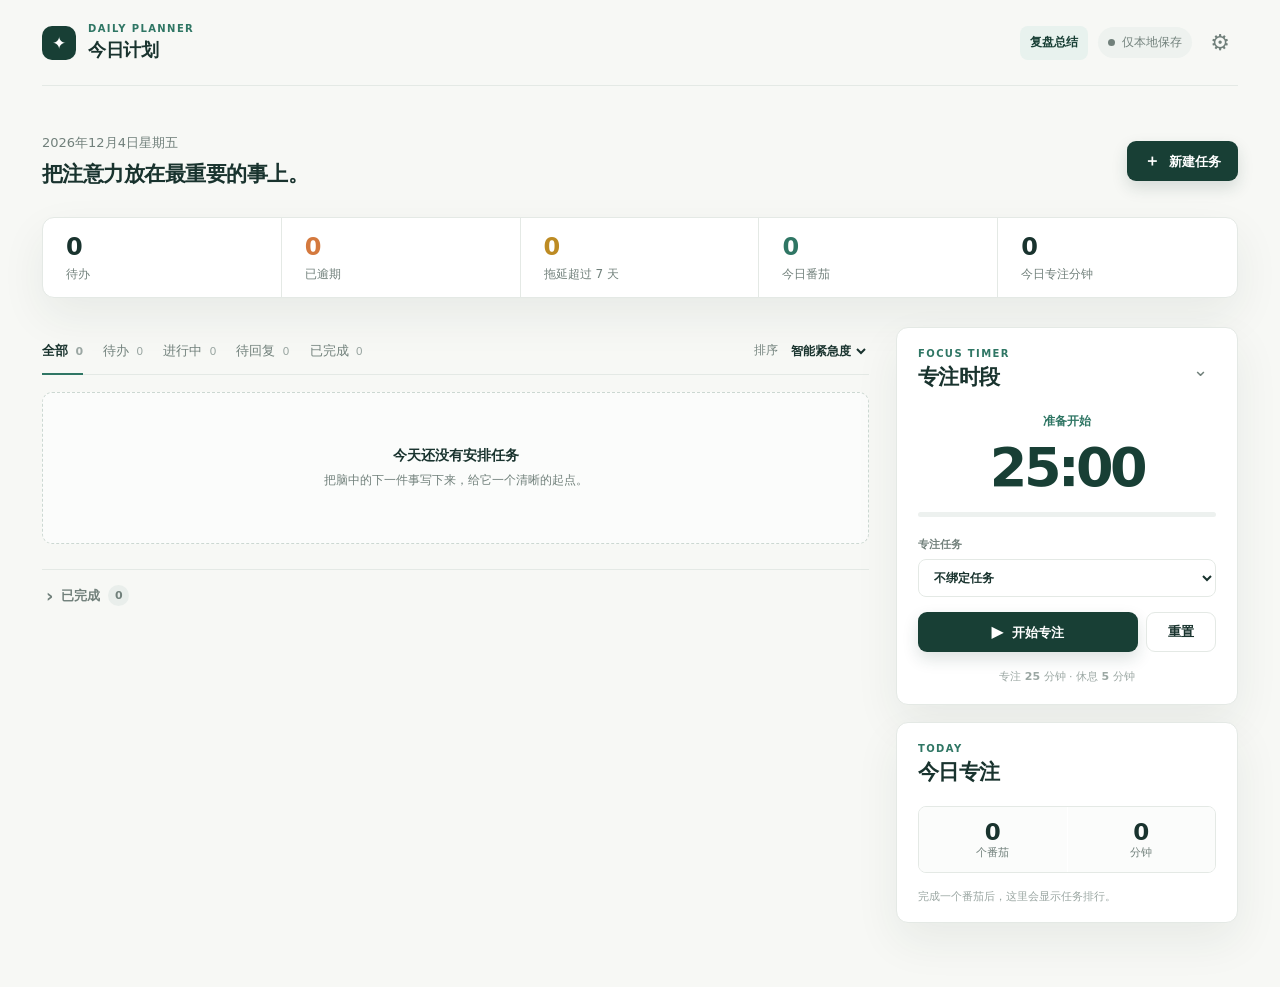
<file: index.html>
<!doctype html>
<html lang="zh-CN">
  <head>
    <meta charset="UTF-8" />
    <meta name="viewport" content="width=device-width, initial-scale=1" />
    <meta name="theme-color" content="#18352f" />
    <meta name="description" content="支持 GitHub Gist 同步的每日任务规划工具" />
    <title>今日计划 · 每日任务规划</title>
    <link rel="stylesheet" href="styles.css?v=20260819-5" />
  </head>
  <body>
    <div class="app-shell">
      <header class="topbar">
        <div class="brand-block">
          <span class="brand-mark" aria-hidden="true">✦</span>
          <div>
            <p class="eyebrow">DAILY PLANNER</p>
            <h1>今日计划</h1>
          </div>
        </div>
        <div class="top-actions">
          <a class="top-nav-link" href="summary.html">复盘总结</a>
          <div id="syncStatus" class="sync-status local" role="status">
            <span class="status-dot"></span><span class="sync-label">仅本地保存</span>
          </div>
          <button class="icon-button" id="retrySyncButton" type="button" title="立即同步" aria-label="立即同步" hidden>↻</button>
          <button class="icon-button" id="settingsButton" type="button" title="打开设置" aria-label="打开设置">⚙</button>
        </div>
      </header>

      <main>
        <section class="welcome-row">
          <div>
            <p class="date-line" id="todayLabel"></p>
            <h2>把注意力放在最重要的事上。</h2>
          </div>
          <button class="primary-button" id="newTaskButton" type="button"><span>＋</span> 新建任务</button>
        </section>

        <section class="stats-strip" aria-label="任务统计">
          <div class="stat-item"><span class="stat-number" id="todoCount">0</span><span>待办</span></div>
          <div class="stat-item"><span class="stat-number accent-orange" id="overdueCount">0</span><span>已逾期</span></div>
          <div class="stat-item"><span class="stat-number accent-yellow" id="staleCount">0</span><span>拖延超过 7 天</span></div>
          <div class="stat-item stat-focus"><span class="stat-number accent-green" id="todayFocusCount">0</span><span>今日番茄</span></div>
          <div class="stat-item"><span class="stat-number" id="todayFocusMinutes">0</span><span>今日专注分钟</span></div>
        </section>

        <div class="workspace-grid">
          <section class="task-workspace">
            <div class="toolbar">
              <div class="tabs" role="tablist" aria-label="任务筛选">
                <button class="tab active" data-filter="all" role="tab" aria-selected="true" type="button">全部 <span class="tab-count" id="allCount">0</span></button>
                <button class="tab" data-filter="todo" role="tab" aria-selected="false" type="button">待办 <span class="tab-count" id="todoTabCount">0</span></button>
                <button class="tab" data-filter="doing" role="tab" aria-selected="false" type="button">进行中 <span class="tab-count" id="doingCount">0</span></button>
                <button class="tab" data-filter="waiting" role="tab" aria-selected="false" type="button">待回复 <span class="tab-count" id="waitingCount">0</span></button>
                <button class="tab" data-filter="done" role="tab" aria-selected="false" type="button">已完成 <span class="tab-count" id="doneCount">0</span></button>
              </div>
              <label class="sort-control">
                <span>排序</span>
                <select id="sortSelect" aria-label="任务排序">
                  <option value="urgency">智能紧急度</option>
                  <option value="created">按创建时间</option>
                  <option value="deadline">按截止日期</option>
                </select>
              </label>
            </div>
            <div id="taskList" class="task-list" aria-live="polite"></div>
            <details class="completed-section" id="completedSection">
              <summary><span>已完成</span><span class="summary-count" id="completedSummaryCount">0</span></summary>
              <div id="completedList" class="task-list completed-list"></div>
            </details>
          </section>

          <aside class="focus-sidebar">
            <section class="pomodoro-panel" id="pomodoroPanel">
              <div class="panel-heading">
                <div><p class="eyebrow">FOCUS TIMER</p><h2>专注时段</h2></div>
                <button class="icon-button small" id="collapsePomodoroButton" type="button" title="收起番茄钟" aria-label="收起番茄钟">⌄</button>
              </div>
              <div class="timer-body" id="timerBody">
                <div class="timer-phase" id="timerPhase">准备开始</div>
                <div class="timer-display" id="timerDisplay">25:00</div>
                <div class="timer-progress"><span id="timerProgressBar"></span></div>
                <label class="field compact-field"><span>专注任务</span><select id="focusTaskSelect"><option value="">不绑定任务</option></select></label>
                <div class="timer-actions">
                  <button class="primary-button timer-start" id="timerStartButton" type="button"><span>▶</span> 开始专注</button>
                  <button class="secondary-button" id="timerResetButton" type="button">重置</button>
                </div>
                <button class="text-button" id="timerEndButton" type="button" hidden>提前结束当前阶段</button>
                <div class="timer-settings-hint">专注 <strong id="focusLengthLabel">25</strong> 分钟 · 休息 <strong id="breakLengthLabel">5</strong> 分钟</div>
              </div>
            </section>
            <section class="focus-summary panel-card">
              <div class="panel-heading"><div><p class="eyebrow">TODAY</p><h2>今日专注</h2></div></div>
              <div class="focus-totals"><div><strong id="summaryPomodoros">0</strong><span>个番茄</span></div><div><strong id="summaryMinutes">0</strong><span>分钟</span></div></div>
              <div id="focusRanking" class="focus-ranking"><p class="empty-inline">完成一个番茄后，这里会显示任务排行。</p></div>
            </section>
          </aside>
        </div>
      </main>
    </div>

    <dialog id="taskDialog" class="modal-dialog">
      <form method="dialog" id="taskForm" class="modal-card">
        <div class="modal-heading"><div><p class="eyebrow" id="taskDialogEyebrow">NEW TASK</p><h2 id="taskDialogTitle">新建任务</h2></div><button class="icon-button" id="closeTaskDialogButton" type="button" title="关闭" aria-label="关闭">×</button></div>
        <input id="editingTaskId" type="hidden" />
        <label class="field"><span>任务标题 <b>*</b></span><input id="taskTitle" name="title" required maxlength="160" placeholder="例如：完成经济类真题复盘" /></label>
        <div class="form-row"><label class="field"><span>紧急程度</span><select id="taskPriority"><option value="daily">当日完成</option><option value="weekly" selected>本周完成</option><option value="longterm">长期任务</option><option value="waiting">待客户回复</option></select></label><label class="field"><span>截止日期</span><input id="taskDeadline" type="date" /></label></div>
        <label class="field"><span>备注</span><textarea id="taskNotes" rows="4" maxlength="2000" placeholder="补充背景、下一步或参考链接"></textarea></label>
        <fieldset class="tag-fieldset">
          <legend>长期总结标签 <small>勾选后自动进入“复盘总结”页面</small></legend>
          <div class="tag-selector">
            <label><input id="taskTagTest" type="checkbox" value="test" /><span>🧪 测试</span></label>
            <label><input id="taskTagOptimization" type="checkbox" value="optimization" /><span>◆ 关键优化</span></label>
          </div>
        </fieldset>
        <div class="modal-actions"><button class="secondary-button" id="cancelTaskDialogButton" type="button">取消</button><button class="primary-button" id="saveTaskButton" value="default" type="submit">保存任务</button></div>
      </form>
    </dialog>

    <dialog id="settingsDialog" class="modal-dialog">
      <form method="dialog" id="settingsForm" class="modal-card wide-modal">
        <div class="modal-heading"><div><p class="eyebrow">SETTINGS</p><h2>设置</h2></div><button class="icon-button" value="cancel" type="submit" title="关闭" aria-label="关闭">×</button></div>
        <section class="settings-section"><h3>GitHub Gist 同步</h3><p class="muted">Token 只需要 <code>gist</code> 权限。凭证仅保存在当前浏览器中。</p><label class="field"><span>Personal Access Token</span><input id="tokenInput" type="password" autocomplete="off" placeholder="ghp_… 或 github_pat_…" /></label><label class="field"><span>Gist ID <small>留空可自动创建 secret gist</small></span><input id="gistIdInput" type="text" autocomplete="off" placeholder="例如：a1b2c3d4…" /></label><div class="settings-actions"><button class="secondary-button" id="syncNowButton" type="button">立即读取云端</button><button class="danger-text-button" id="clearCredentialsButton" type="button">清除本地凭证</button></div></section>
        <section class="settings-section"><h3>番茄钟时长</h3><div class="form-row three-fields"><label class="field"><span>专注（分钟）</span><input id="focusMinutesInput" type="number" min="1" max="120" /></label><label class="field"><span>短休息（分钟）</span><input id="shortBreakInput" type="number" min="1" max="60" /></label><label class="field"><span>长休息（分钟）</span><input id="longBreakInput" type="number" min="1" max="90" /></label></div><label class="field"><span>每几个番茄后长休息</span><input id="longBreakIntervalInput" type="number" min="1" max="12" /></label></section>
        <section class="settings-section notification-setting"><div><h3>桌面通知</h3><p class="muted">番茄钟结束时提醒你。</p></div><button class="secondary-button" id="notificationButton" type="button">请求通知权限</button></section>
        <div class="modal-actions"><button class="secondary-button" value="cancel" type="submit">取消</button><button class="primary-button" id="saveSettingsButton" value="default" type="submit">保存设置</button></div>
      </form>
    </dialog>
    <div id="toastRegion" class="toast-region" aria-live="polite"></div>
    <script src="app.js?v=20260819-5"></script>
  </body>
</html>
</file>
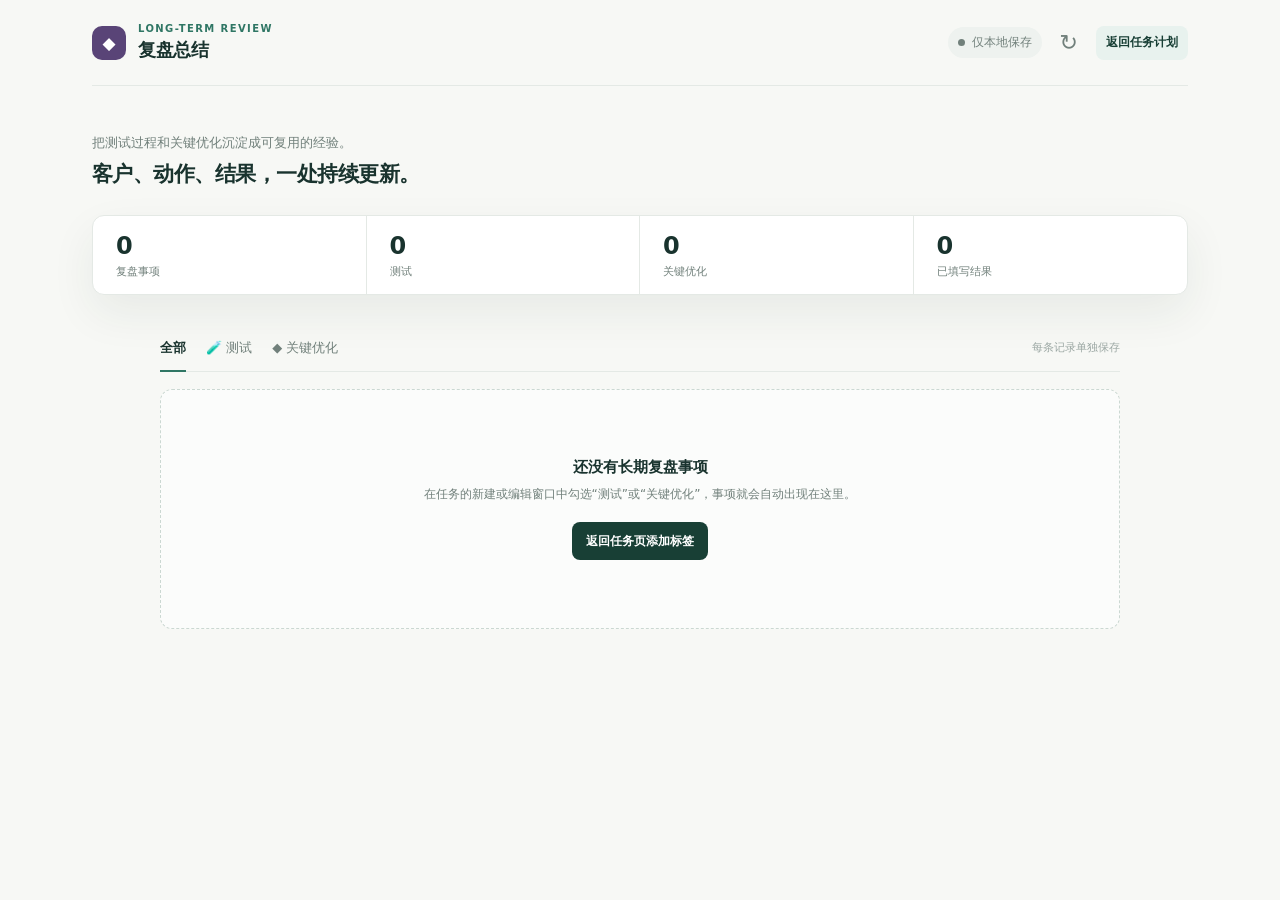
<file: summary.html>
<!doctype html>
<html lang="zh-CN">
  <head>
    <meta charset="UTF-8" />
    <meta name="viewport" content="width=device-width, initial-scale=1" />
    <meta name="theme-color" content="#18352f" />
    <meta name="description" content="测试与关键优化事项的长期复盘总结" />
    <title>复盘总结 · 今日计划</title>
    <link rel="stylesheet" href="styles.css?v=20260819-4" />
    <link rel="stylesheet" href="summary.css?v=20260819-1" />
  </head>
  <body>
    <div class="app-shell summary-shell">
      <header class="topbar">
        <div class="brand-block">
          <span class="brand-mark summary-mark" aria-hidden="true">◆</span>
          <div>
            <p class="eyebrow">LONG-TERM REVIEW</p>
            <h1>复盘总结</h1>
          </div>
        </div>
        <div class="top-actions">
          <div id="syncStatus" class="sync-status local" role="status"><span class="status-dot"></span><span class="sync-label">仅本地保存</span></div>
          <button class="icon-button" id="syncButton" type="button" title="立即读取云端" aria-label="立即读取云端">↻</button>
          <a class="top-nav-link" href="index.html">返回任务计划</a>
        </div>
      </header>

      <main>
        <section class="summary-hero">
          <div>
            <p class="date-line">把测试过程和关键优化沉淀成可复用的经验。</p>
            <h2>客户、动作、结果，一处持续更新。</h2>
          </div>
        </section>

        <section class="summary-stats" aria-label="复盘统计">
          <div><strong id="reviewTotal">0</strong><span>复盘事项</span></div>
          <div><strong id="testTotal">0</strong><span>测试</span></div>
          <div><strong id="optimizationTotal">0</strong><span>关键优化</span></div>
          <div><strong id="resultTotal">0</strong><span>已填写结果</span></div>
        </section>

        <section class="review-workspace">
          <div class="toolbar summary-toolbar">
            <div class="tabs" role="tablist" aria-label="复盘标签筛选">
              <button class="tab active" data-review-filter="all" role="tab" aria-selected="true" type="button">全部</button>
              <button class="tab" data-review-filter="test" role="tab" aria-selected="false" type="button">🧪 测试</button>
              <button class="tab" data-review-filter="optimization" role="tab" aria-selected="false" type="button">◆ 关键优化</button>
            </div>
            <span class="summary-save-hint">每条记录单独保存</span>
          </div>
          <div id="reviewList" class="review-list" aria-live="polite"></div>
        </section>
      </main>
    </div>
    <div id="toastRegion" class="toast-region" aria-live="polite"></div>
    <script src="summary.js?v=20260819-1"></script>
  </body>
</html>
</file>
<file: styles.css>
:root {
  color-scheme: light;
  --ink: #19332e;
  --muted: #71807b;
  --faint: #9ba7a3;
  --paper: #f7f8f5;
  --surface: #ffffff;
  --line: #e4e9e5;
  --green: #2f7664;
  --green-dark: #183f35;
  --green-soft: #e8f2ee;
  --orange: #d4793e;
  --orange-soft: #fff1e6;
  --yellow: #bd8b23;
  --yellow-soft: #fff8df;
  --red: #c24c4c;
  --red-soft: #fff0ef;
  --shadow: 0 18px 45px rgba(27, 55, 47, .07);
  font-family: Inter, ui-sans-serif, system-ui, -apple-system, BlinkMacSystemFont, "Segoe UI", sans-serif;
}

* { box-sizing: border-box; }
body { margin: 0; color: var(--ink); background: var(--paper); min-width: 320px; }
button, input, textarea, select { font: inherit; }
button { cursor: pointer; }
button:focus-visible, input:focus-visible, textarea:focus-visible, select:focus-visible { outline: 3px solid rgba(47,118,100,.25); outline-offset: 2px; }
.app-shell { max-width: 1440px; margin: 0 auto; padding: 0 42px 64px; }
.topbar { min-height: 86px; display: flex; align-items: center; justify-content: space-between; border-bottom: 1px solid var(--line); }
.brand-block, .top-actions, .panel-heading, .welcome-row, .toolbar, .modal-heading, .settings-actions, .notification-setting { display: flex; align-items: center; }
.brand-block { gap: 12px; }
.brand-mark { display: grid; place-items: center; width: 34px; height: 34px; border-radius: 10px; color: white; background: var(--green-dark); font-size: 17px; }
.eyebrow { margin: 0 0 4px; color: var(--green); font-size: 10px; letter-spacing: .14em; font-weight: 800; }
h1, h2, h3, p { margin-top: 0; }
h1 { margin-bottom: 0; font-size: 18px; letter-spacing: -.02em; }
h2 { margin-bottom: 0; font-size: 21px; letter-spacing: -.025em; }
h3 { margin-bottom: 6px; font-size: 15px; }
.top-actions { gap: 10px; }
.top-nav-link { display: inline-flex; align-items: center; min-height: 34px; padding: 0 10px; border-radius: 8px; color: var(--green-dark); font-size: 12px; font-weight: 750; text-decoration: none; background: var(--green-soft); }.top-nav-link:hover { color: white; background: var(--green); }
.sync-status { display: flex; align-items: center; gap: 7px; padding: 7px 10px; border-radius: 999px; color: var(--muted); background: #eef2ef; font-size: 12px; }
.sync-status.synced { color: #28705c; background: var(--green-soft); }
.sync-status.pending { color: #9b6b1c; background: var(--yellow-soft); }
.sync-status.offline, .sync-status.error { color: var(--red); background: var(--red-soft); }
.status-dot { width: 7px; height: 7px; border-radius: 50%; background: currentColor; }
.icon-button { border: 0; color: var(--muted); background: transparent; font-size: 22px; line-height: 1; padding: 8px; border-radius: 9px; }
.icon-button:hover { color: var(--ink); background: #e9eeeb; }
.icon-button.small { font-size: 18px; }
.welcome-row { justify-content: space-between; padding: 48px 0 29px; }
.date-line { margin-bottom: 8px; color: var(--muted); font-size: 13px; }
.primary-button, .secondary-button { min-height: 40px; padding: 0 16px; border-radius: 9px; font-size: 13px; font-weight: 700; border: 1px solid transparent; }
.primary-button { color: white; background: var(--green-dark); box-shadow: 0 7px 16px rgba(24,63,53,.15); }
.primary-button:hover { background: #265b4e; }
.secondary-button { color: var(--ink); border-color: var(--line); background: white; }
.secondary-button:hover { border-color: #b9c8c1; background: #fbfcfb; }
.primary-button span { margin-right: 4px; font-size: 16px; }
.stats-strip { display: grid; grid-template-columns: repeat(5, 1fr); border: 1px solid var(--line); background: var(--surface); border-radius: 12px; overflow: hidden; box-shadow: var(--shadow); }
.stat-item { min-height: 79px; display: flex; flex-direction: column; justify-content: center; gap: 5px; padding: 0 23px; border-right: 1px solid var(--line); color: var(--muted); font-size: 12px; }
.stat-item:last-child { border-right: 0; }
.stat-number { color: var(--ink); font-size: 24px; font-weight: 750; letter-spacing: -.04em; }
.accent-orange { color: var(--orange); } .accent-yellow { color: var(--yellow); } .accent-green { color: var(--green); }
.workspace-grid { display: grid; grid-template-columns: minmax(0, 1fr) 342px; gap: 27px; margin-top: 29px; align-items: start; }
.toolbar { justify-content: space-between; min-height: 48px; border-bottom: 1px solid var(--line); }
.tabs { display: flex; gap: 20px; align-self: stretch; }
.tab { position: relative; border: 0; padding: 0; color: var(--muted); background: none; font-size: 13px; }
.tab::after { content: ""; position: absolute; bottom: -1px; left: 0; right: 0; height: 2px; background: transparent; }
.tab.active { color: var(--ink); font-weight: 750; }.tab.active::after { background: var(--green); }
.tab-count { margin-left: 3px; color: var(--faint); font-size: 11px; }
.sort-control { display: flex; align-items: center; gap: 7px; color: var(--muted); font-size: 12px; }
select, input, textarea { border: 1px solid var(--line); border-radius: 8px; color: var(--ink); background: white; }
select { padding: 8px 10px; }
.sort-control select { border: 0; color: var(--ink); font-size: 12px; font-weight: 650; background: transparent; padding: 8px 2px; }
.task-list { display: grid; gap: 11px; padding: 17px 0 25px; }
.task-card { position: relative; display: grid; grid-template-columns: 24px minmax(0,1fr) auto; gap: 13px; padding: 17px 17px 15px; border: 1px solid var(--line); border-radius: 10px; background: var(--surface); box-shadow: 0 4px 14px rgba(31,62,52,.025); }
.task-card:hover { border-color: #cbd9d2; box-shadow: var(--shadow); }
.task-card.priority-daily { border-left: 3px solid #cb6a45; }.task-card.priority-weekly { border-left: 3px solid #c69b38; }.task-card.priority-longterm { border-left: 3px solid #96aaa0; }
.task-check { width: 21px; height: 21px; margin-top: 2px; border: 1.5px solid #aec0b8; border-radius: 6px; color: white; background: white; display: grid; place-items: center; font-size: 13px; }
.task-check:hover { border-color: var(--green); }.task-card.doing .task-check { border-color: var(--green); color: var(--green); background: var(--green-soft); }.task-card.waiting .task-check { border-color: var(--orange); color: var(--orange); background: var(--orange-soft); font-weight: 800; }.task-card.done .task-check { border-color: var(--green); color: white; background: var(--green); }
.task-content { min-width: 0; }.task-title { margin: 0 0 7px; font-size: 15px; font-weight: 720; line-height: 1.4; overflow-wrap: anywhere; }.task-card.done .task-title { color: var(--muted); text-decoration: line-through; }
.task-notes { margin: 0 0 10px; color: var(--muted); font-size: 12px; line-height: 1.55; white-space: pre-wrap; overflow-wrap: anywhere; max-height: 3.1em; overflow: hidden; }
.task-meta { display: flex; flex-wrap: wrap; align-items: center; gap: 6px; }.badge { display: inline-flex; align-items: center; min-height: 23px; padding: 0 7px; border-radius: 5px; color: var(--muted); background: #f0f3f1; font-size: 11px; }.badge.deadline.overdue { color: var(--red); background: var(--red-soft); font-weight: 700; }.badge.deadline.soon { color: #a95d24; background: var(--orange-soft); font-weight: 700; }.badge.deadline.near { color: #97711a; background: var(--yellow-soft); }.badge.promoted { color: var(--red); background: var(--red-soft); font-weight: 750; }.badge.stale.mild, .badge.waiting.mild { color: #997319; background: var(--yellow-soft); }.badge.stale.warn, .badge.waiting.warn { color: #af5c26; background: var(--orange-soft); }.badge.stale.critical, .badge.waiting.critical { color: var(--red); background: var(--red-soft); font-weight: 700; }.badge.focus { color: var(--green); background: var(--green-soft); }
.task-status-select { width: auto; max-width: 165px; min-height: 24px; padding: 2px 23px 2px 7px; border: 0; border-radius: 5px; font-size: 11px; font-weight: 700; background-color: #eef2ef; }.task-status-select.status-todo { color: var(--muted); }.task-status-select.status-doing { color: var(--green); background-color: var(--green-soft); }.task-status-select.status-waiting { color: #a95d24; background-color: var(--orange-soft); }.task-status-select.status-done { color: var(--green); background-color: var(--green-soft); }
.priority-label { font-size: 11px; font-weight: 700; }.priority-label.daily { color: #b45a39; }.priority-label.weekly { color: #967422; }.priority-label.longterm { color: var(--muted); }
.badge.review-tag.test { color: #3f6f91; background: #edf5fb; }.badge.review-tag.optimization { color: #7255a3; background: #f3effb; }
.task-actions { display: flex; align-items: flex-start; gap: 2px; opacity: .45; }.task-card:hover .task-actions, .task-actions:focus-within { opacity: 1; }.task-action { padding: 5px; border: 0; color: var(--muted); background: transparent; border-radius: 6px; font-size: 15px; }.task-action:hover { color: var(--ink); background: #eef2ef; }.task-action.delete:hover { color: var(--red); background: var(--red-soft); }
.urgency-score { position: absolute; right: 15px; bottom: 10px; color: var(--faint); font-size: 10px; opacity: 0; }.task-card:hover .urgency-score { opacity: 1; }
.empty-state { padding: 54px 20px; border: 1px dashed #ccd8d2; border-radius: 10px; color: var(--muted); text-align: center; background: rgba(255,255,255,.55); }.empty-state strong { display: block; margin-bottom: 7px; color: var(--ink); font-size: 14px; }.empty-state p { margin: 0; font-size: 12px; }
.completed-section { border-top: 1px solid var(--line); }.completed-section summary { display: flex; align-items: center; gap: 8px; padding: 15px 4px; color: var(--muted); cursor: pointer; font-size: 13px; font-weight: 700; list-style: none; }.completed-section summary::-webkit-details-marker { display: none; }.completed-section summary::before { content: "›"; font-size: 18px; transition: transform .2s; }.completed-section[open] summary::before { transform: rotate(90deg); }.summary-count { display: grid; place-items: center; min-width: 21px; height: 21px; border-radius: 50%; color: var(--muted); background: #e9eeeb; font-size: 11px; }.completed-list { padding-top: 2px; }.completed-list:empty::after { content: "还没有完成的任务"; color: var(--faint); font-size: 12px; }
.focus-sidebar { display: grid; gap: 17px; }.pomodoro-panel, .panel-card { border: 1px solid var(--line); border-radius: 12px; background: var(--surface); box-shadow: var(--shadow); }.pomodoro-panel { overflow: hidden; }.panel-heading { justify-content: space-between; padding: 20px 21px 0; }.timer-body { padding: 22px 21px 20px; text-align: center; }.timer-phase { margin-bottom: 8px; color: var(--green); font-size: 12px; font-weight: 750; }.timer-display { color: var(--green-dark); font-size: 54px; font-variant-numeric: tabular-nums; font-weight: 760; letter-spacing: -.065em; line-height: 1.1; }.timer-display.breaking { color: var(--orange); }.timer-progress { height: 5px; margin: 15px 0 20px; border-radius: 99px; background: #edf1ef; overflow: hidden; }.timer-progress span { display: block; width: 0; height: 100%; border-radius: inherit; background: var(--green); transition: width .3s linear; }.compact-field { text-align: left; }.compact-field span { font-size: 11px; }.compact-field select { width: 100%; }.timer-actions { display: flex; gap: 8px; margin-top: 15px; }.timer-actions .timer-start { flex: 1; }.timer-actions .secondary-button { min-width: 70px; }.text-button { margin-top: 14px; padding: 3px; border: 0; color: var(--muted); background: none; font-size: 11px; text-decoration: underline; }.text-button:hover { color: var(--red); }.timer-settings-hint { margin-top: 17px; color: var(--faint); font-size: 11px; }.focus-summary { padding-bottom: 16px; }.focus-totals { display: grid; grid-template-columns: 1fr 1fr; gap: 1px; margin: 20px 21px 16px; border: 1px solid var(--line); border-radius: 8px; overflow: hidden; }.focus-totals div { display: flex; flex-direction: column; align-items: center; padding: 12px 4px; background: #fbfcfb; }.focus-totals strong { font-size: 23px; }.focus-totals span { color: var(--muted); font-size: 11px; }.focus-ranking { padding: 0 21px; }.focus-ranking-row { display: flex; justify-content: space-between; gap: 12px; padding: 8px 0; border-bottom: 1px solid #eff2f0; font-size: 12px; }.focus-ranking-row:last-child { border: 0; }.focus-ranking-row span:first-child { overflow: hidden; text-overflow: ellipsis; white-space: nowrap; }.focus-ranking-row strong { flex: none; color: var(--green); }.empty-inline { margin: 0; color: var(--faint); font-size: 11px; line-height: 1.5; }
.field { display: grid; gap: 7px; margin-top: 15px; color: var(--muted); font-size: 12px; font-weight: 650; }.field b { color: var(--red); }.field small { color: var(--faint); font-weight: 400; }.field input, .field textarea, .field select { width: 100%; padding: 10px 11px; color: var(--ink); }.field textarea { resize: vertical; line-height: 1.5; }.form-row { display: grid; grid-template-columns: 1fr 1fr; gap: 12px; }.three-fields { grid-template-columns: repeat(3, 1fr); }.modal-dialog { width: min(520px, calc(100% - 28px)); padding: 0; border: 0; border-radius: 14px; background: transparent; box-shadow: 0 25px 75px rgba(15,41,33,.2); }.modal-dialog.wide-modal { width: min(650px, calc(100% - 28px)); }.modal-dialog::backdrop { background: rgba(13,35,29,.42); backdrop-filter: blur(3px); }.modal-card { padding: 26px; border: 1px solid var(--line); border-radius: 14px; background: var(--surface); }.modal-heading { justify-content: space-between; margin-bottom: 20px; }.modal-actions { display: flex; justify-content: flex-end; gap: 9px; margin-top: 25px; }.settings-section { padding: 17px 0 20px; border-top: 1px solid var(--line); }.settings-section:first-of-type { border-top: 0; padding-top: 0; }.settings-section h3 { margin-bottom: 3px; }.muted { margin: 0; color: var(--muted); font-size: 12px; line-height: 1.55; }.muted code { padding: 2px 4px; color: var(--green-dark); border-radius: 4px; background: var(--green-soft); }.settings-actions { justify-content: space-between; gap: 12px; margin-top: 16px; }.danger-text-button { padding: 5px 0; border: 0; color: var(--red); background: none; font-size: 12px; }.notification-setting { justify-content: space-between; gap: 15px; }.toast-region { position: fixed; right: 24px; bottom: 24px; z-index: 10; display: grid; gap: 8px; width: min(360px, calc(100% - 32px)); }.toast { padding: 12px 14px; border: 1px solid var(--line); border-radius: 9px; color: var(--ink); background: white; box-shadow: var(--shadow); font-size: 12px; line-height: 1.45; animation: toast-in .2s ease-out; }.toast.error { color: #9e3d3d; border-color: #f0c7c5; background: var(--red-soft); }.toast.success { color: #286d59; border-color: #c7dfd5; background: var(--green-soft); }.toast.warning { color: #90691b; border-color: #ead9a9; background: var(--yellow-soft); } @keyframes toast-in { from { opacity: 0; transform: translateY(7px); } to { opacity: 1; transform: translateY(0); } }
.tag-fieldset { margin: 18px 0 0; padding: 0; border: 0; }.tag-fieldset legend { margin-bottom: 9px; color: var(--muted); font-size: 12px; font-weight: 650; }.tag-fieldset legend small { margin-left: 5px; color: var(--faint); font-weight: 400; }.tag-selector { display: flex; gap: 9px; }.tag-selector label { cursor: pointer; }.tag-selector input { position: absolute; opacity: 0; pointer-events: none; }.tag-selector span { display: inline-flex; align-items: center; min-height: 34px; padding: 0 11px; border: 1px solid var(--line); border-radius: 8px; color: var(--muted); background: white; font-size: 12px; font-weight: 700; }.tag-selector input:checked + span { color: #315f7e; border-color: #9fc4dc; background: #edf5fb; box-shadow: 0 0 0 2px rgba(100,157,194,.12); }.tag-selector label:last-child input:checked + span { color: #674996; border-color: #c6b4e3; background: #f3effb; }.tag-selector input:focus-visible + span { outline: 3px solid rgba(47,118,100,.25); outline-offset: 2px; }
.timer-running .timer-display { animation: timer-pulse 2.4s ease-in-out infinite; } @keyframes timer-pulse { 50% { opacity: .76; } }
@media (max-width: 980px) { .app-shell { padding: 0 24px 48px; }.workspace-grid { grid-template-columns: 1fr; }.focus-sidebar { grid-template-columns: minmax(0, 1fr) minmax(0, 1fr); align-items: start; } }
@media (max-width: 650px) { .app-shell { padding: 0 15px 40px; }.topbar { min-height: 72px; }.top-nav-link { padding: 0 7px; font-size: 11px; }.sync-status { display: none; }.welcome-row { align-items: flex-start; gap: 18px; padding: 30px 0 23px; }.welcome-row h2 { font-size: 18px; line-height: 1.35; }.welcome-row .primary-button { flex: none; padding: 0 11px; font-size: 12px; }.stats-strip { grid-template-columns: repeat(3, 1fr); }.stat-item { min-height: 66px; padding: 0 10px; border-bottom: 1px solid var(--line); font-size: 10px; }.stat-item:nth-child(3) { border-right: 0; }.stat-item:nth-child(4), .stat-item:nth-child(5) { border-bottom: 0; }.stat-item:nth-child(4) { border-right: 1px solid var(--line); }.stat-number { font-size: 20px; }.toolbar { align-items: flex-end; min-height: 91px; padding-bottom: 10px; flex-wrap: wrap; gap: 6px; }.tabs { width: 100%; height: 42px; gap: 12px; overflow-x: auto; scrollbar-width: none; }.tabs::-webkit-scrollbar { display: none; }.tab { flex: none; font-size: 12px; }.sort-control { margin-left: auto; }.task-card { grid-template-columns: 23px minmax(0,1fr); padding: 14px 13px; }.task-actions { grid-column: 2; grid-row: 1; justify-self: end; margin-top: -7px; }.task-content { grid-column: 2; grid-row: 1; padding-top: 19px; }.task-title { padding-right: 22px; }.urgency-score { display: none; }.focus-sidebar { grid-template-columns: 1fr; }.timer-display { font-size: 48px; }.modal-card { padding: 21px 18px; }.three-fields { grid-template-columns: 1fr 1fr 1fr; gap: 7px; }.three-fields .field span { font-size: 10px; }.settings-actions { align-items: flex-start; flex-direction: column; }.notification-setting { align-items: flex-start; flex-direction: column; } }
</file>
<file: summary.css>
.summary-shell { max-width: 1180px; }
.summary-mark { background: #594477; }
.summary-hero { padding: 48px 0 27px; }
.summary-hero .date-line { margin-bottom: 8px; }
.summary-stats { display: grid; grid-template-columns: repeat(4, 1fr); margin-bottom: 29px; border: 1px solid var(--line); border-radius: 12px; background: var(--surface); box-shadow: var(--shadow); overflow: hidden; }
.summary-stats div { display: flex; flex-direction: column; justify-content: center; min-height: 78px; padding: 0 23px; border-right: 1px solid var(--line); }
.summary-stats div:last-child { border: 0; }
.summary-stats strong { font-size: 24px; letter-spacing: -.04em; }
.summary-stats span { margin-top: 4px; color: var(--muted); font-size: 11px; }
.review-workspace { max-width: 960px; margin: 0 auto; }
.summary-toolbar { margin-bottom: 17px; }
.summary-save-hint { color: var(--faint); font-size: 11px; }
.review-list { display: grid; gap: 15px; }
.review-card { padding: 21px 22px; border: 1px solid var(--line); border-radius: 12px; background: var(--surface); box-shadow: 0 5px 18px rgba(31,62,52,.035); }
.review-card:hover { border-color: #cad8d2; box-shadow: var(--shadow); }
.review-card-header { display: flex; align-items: flex-start; justify-content: space-between; gap: 20px; padding-bottom: 15px; border-bottom: 1px solid #edf1ef; }
.review-card-title { margin: 0 0 8px; font-size: 16px; line-height: 1.4; }
.review-card-tags { display: flex; flex-wrap: wrap; gap: 6px; }
.review-tag-pill { display: inline-flex; align-items: center; min-height: 23px; padding: 0 8px; border-radius: 5px; font-size: 11px; font-weight: 700; }
.review-tag-pill.test { color: #3f6f91; background: #edf5fb; }
.review-tag-pill.optimization { color: #7255a3; background: #f3effb; }
.source-status { flex: none; padding: 5px 8px; border-radius: 5px; color: var(--muted); background: #f0f3f1; font-size: 10px; }
.review-fields { display: grid; grid-template-columns: minmax(180px, .7fr) minmax(260px, 1.3fr); gap: 0 14px; }
.review-fields .result-field { grid-column: 1 / -1; }
.review-card textarea { min-height: 70px; }
.review-card .result-field textarea { min-height: 104px; }
.review-footer { display: flex; align-items: center; justify-content: space-between; gap: 15px; margin-top: 17px; }
.review-meta { color: var(--faint); font-size: 10px; }
.review-save-area { display: flex; align-items: center; gap: 10px; }
.save-state { color: var(--faint); font-size: 10px; }
.save-state.saved { color: var(--green); }
.review-empty { padding: 68px 25px; border: 1px dashed #cbd8d2; border-radius: 12px; text-align: center; background: rgba(255,255,255,.55); }
.review-empty strong { display: block; margin-bottom: 8px; font-size: 15px; }
.review-empty p { margin: 0 0 18px; color: var(--muted); font-size: 12px; line-height: 1.6; }
.review-empty a { display: inline-flex; align-items: center; min-height: 38px; padding: 0 14px; border-radius: 8px; color: white; background: var(--green-dark); font-size: 12px; font-weight: 700; text-decoration: none; }

@media (max-width: 650px) {
  .summary-hero { padding: 31px 0 22px; }
  .summary-stats { grid-template-columns: 1fr 1fr; }
  .summary-stats div { min-height: 67px; padding: 0 14px; border-bottom: 1px solid var(--line); }
  .summary-stats div:nth-child(2) { border-right: 0; }
  .summary-stats div:nth-child(3), .summary-stats div:nth-child(4) { border-bottom: 0; }
  .summary-toolbar { min-height: 55px; align-items: flex-end; }
  .summary-toolbar .tabs { height: 42px; }
  .summary-save-hint { display: none; }
  .review-card { padding: 17px 15px; }
  .review-card-header { gap: 10px; }
  .review-fields { grid-template-columns: 1fr; }
  .review-fields .result-field { grid-column: auto; }
  .review-footer { align-items: flex-end; }
  .review-meta { max-width: 55%; line-height: 1.45; }
}
</file>
